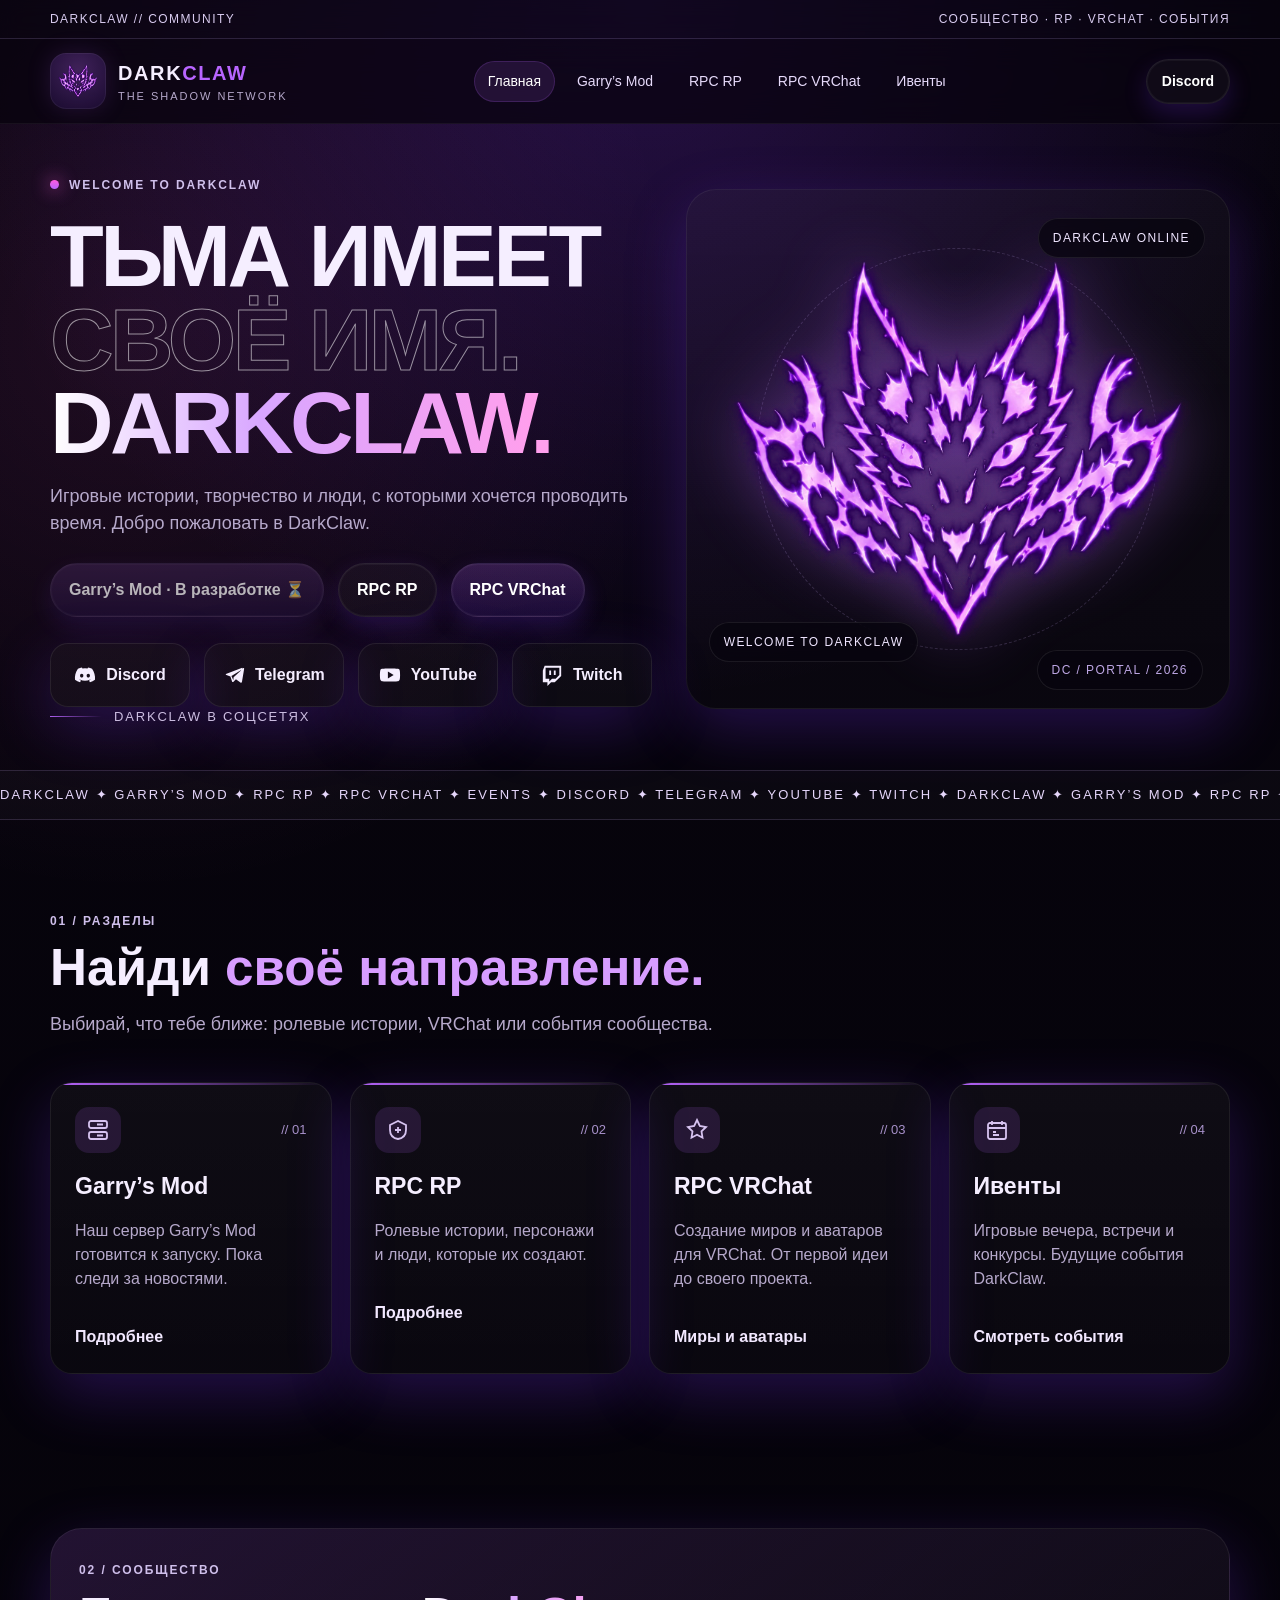
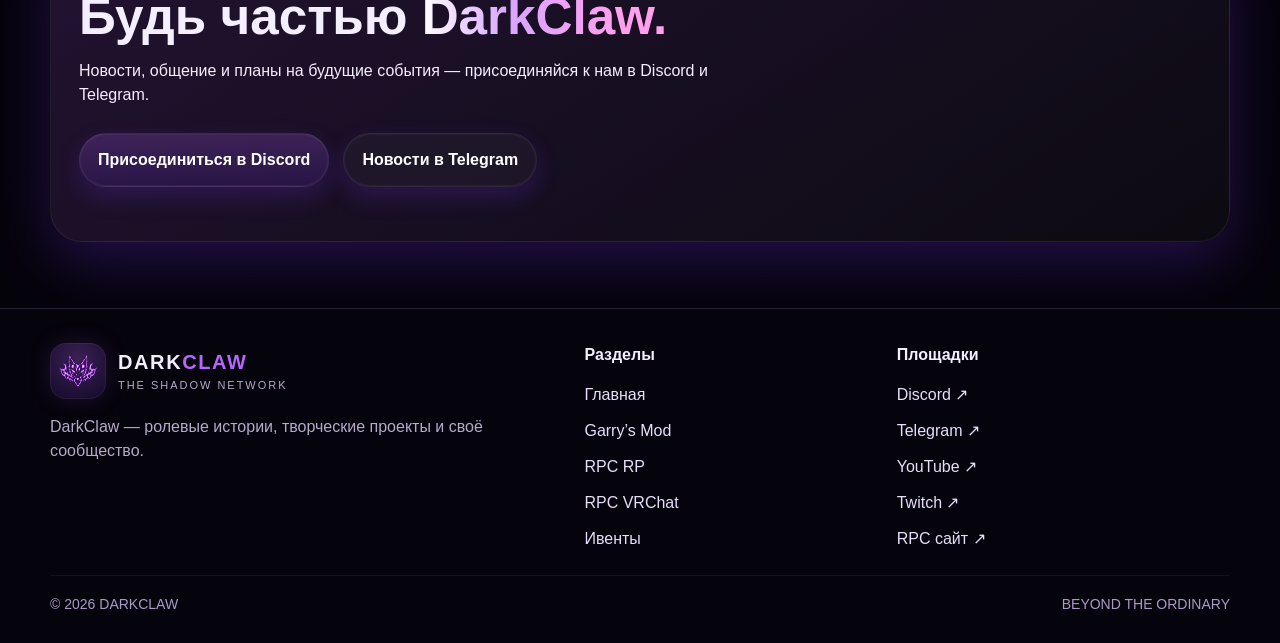
<file: index.html>
<!DOCTYPE html>
<html lang="ru">
<head>
  <meta charset="utf-8" />
  <meta name="viewport" content="width=device-width, initial-scale=1" />
  <meta name="theme-color" content="#08060d" />
  <meta name="description" content="DarkClaw — ролевое сообщество, игровые проекты и творчество для VRChat." />
  <meta property="og:title" content="DarkClaw — Тьма имеет своё имя" />
  <meta property="og:description" content="Garry’s Mod, RPC RP, миры и аватары для VRChat, встречи и ивенты DarkClaw." />
  <meta property="og:type" content="website" />
  <meta property="og:image" content="logo.png" />
  <title>DarkClaw — Главная</title>
  <link rel="icon" type="image/png" href="favicon.png" />
  <link rel="stylesheet" href="style.css?v=6" />
</head>
<body>
<a class="skip-link" href="#main">Перейти к содержимому</a>
<div class="topline"><div class="container"><span>DARKCLAW // COMMUNITY</span><span>СООБЩЕСТВО · RP · VRCHAT · СОБЫТИЯ</span></div></div>
<header class="site-header"><div class="container header-inner">
  <a class="brand" href="index.html" aria-label="DarkClaw — главная">
    <span class="brand-mark"><img src="logo.png" alt="" /></span>
    <span><span class="brand-name">DARK<b>CLAW</b></span><span class="brand-caption">THE SHADOW NETWORK</span></span>
  </a>
  <nav class="site-nav" id="site-nav" aria-label="Основная навигация">
    <a href="index.html" aria-current="page">Главная</a>
    <a href="server.html">Garry’s Mod</a>
    <a href="rpc-rp.html">RPC RP</a>
    <a href="rpc-vrchat.html">RPC VRChat</a>
    <a href="events.html">Ивенты</a>
  </nav>
  <a class="btn small ghost header-cta" href="https://discord.gg/Z9J8swXaAk" target="_blank" rel="noopener noreferrer">Discord</a>
  <button class="menu-toggle" id="menu-toggle" type="button" aria-label="Открыть меню" aria-controls="site-nav" aria-expanded="false"><svg viewBox="0 0 24 24" fill="none" stroke="currentColor" stroke-width="2" stroke-linecap="round"><path d="M4 7h16M4 12h16M4 17h16"></path></svg></button>
</div></header>
<main id="main">
  <section class="hero"><div class="container hero-grid">
    <div class="hero-copy">
      <div class="eyebrow"><span class="eyebrow-dot"></span> WELCOME TO DARKCLAW</div>
      <h1 class="hero-title"><span class="line">ТЬМА ИМЕЕТ</span><span class="line outline">СВОЁ ИМЯ.</span><span class="line gradient-text">DARKCLAW.</span></h1>
      <p class="hero-desc">Игровые истории, творчество и люди, с которыми хочется проводить время. Добро пожаловать в DarkClaw.</p>
      <div class="hero-actions">
        <button class="btn disabled-btn" type="button" disabled>Garry’s Mod · В разработке ⏳</button>
        <a class="btn ghost" href="rpc-rp.html">RPC RP</a>
        <a class="btn" href="rpc-vrchat.html">RPC VRChat</a>
      </div>
      <div class="quick-socials" id="socials" aria-label="Социальные сети DarkClaw">
        <a href="https://discord.gg/Z9J8swXaAk" target="_blank" rel="noopener noreferrer" aria-label="Discord"><svg viewBox="0 0 24 24"><path d="M19.7 5.3a18 18 0 0 0-4.4-1.4l-.5 1.1a16.8 16.8 0 0 0-5.6 0l-.5-1.1A18 18 0 0 0 4.3 5.3C1.5 9.4.7 13.3 1.1 17.2a18 18 0 0 0 5.5 2.7l1.1-1.8a12 12 0 0 1-1.8-.9l.4-.3a12.7 12.7 0 0 0 11.4 0l.4.3a12 12 0 0 1-1.8.9l1.1 1.8a18 18 0 0 0 5.5-2.7c.5-4.5-.8-8.3-3.2-11.9ZM8.4 14.7c-1 0-1.8-.9-1.8-2s.8-2 1.8-2 1.9.9 1.8 2c0 1.1-.8 2-1.8 2Zm7.2 0c-1 0-1.8-.9-1.8-2s.8-2 1.8-2 1.8.9 1.8 2-.8 2-1.8 2Z"></path></svg>Discord</a>
        <a href="https://t.me/ARITTYT" target="_blank" rel="noopener noreferrer" aria-label="Telegram"><svg viewBox="0 0 24 24"><path d="M21 4 3.9 10.6c-1.2.5-1.2 1.2-.2 1.5l4.4 1.4 1.7 5.2c.2.6.1.9.8.9.5 0 .8-.2 1.1-.6l2.4-2.4 4.9 3.6c.9.5 1.5.2 1.7-.8L23 5.7c.3-1.2-.4-1.8-2-.7ZM9.2 13.2l9.8-6.2c.5-.3 1-.1.6.2l-8 7.2-.3 3.3-2.1-4.5Z"></path></svg>Telegram</a>
        <a href="https://www.youtube.com/@ARI-T_T-ARI" target="_blank" rel="noopener noreferrer" aria-label="YouTube"><svg viewBox="0 0 24 24"><path d="M23 12s0-3.4-.4-5c-.2-.9-.9-1.6-1.8-1.8C19.1 4.8 12 4.8 12 4.8s-7.1 0-8.8.4c-.9.2-1.6.9-1.8 1.8C1 8.6 1 12 1 12s0 3.4.4 5c.2.9.9 1.6 1.8 1.8 1.7.4 8.8.4 8.8.4s7.1 0 8.8-.4c.9-.2 1.6-.9 1.8-1.8.4-1.6.4-5 .4-5ZM9.7 15.8V8.2l6.3 3.8-6.3 3.8Z"></path></svg>YouTube</a>
        <a href="https://www.twitch.tv/ariemdc" target="_blank" rel="noopener noreferrer" aria-label="Twitch"><svg viewBox="0 0 24 24"><path d="M4 2 2 7v13h5v4l4-4h4l7-7V2H4Zm16 10-4 4h-4l-3 3v-3H5V4h15v8ZM9 7h2v5H9V7Zm5 0h2v5h-2V7Z"></path></svg>Twitch</a>
      </div>
      <div class="hero-footnote"><span></span> DARKCLAW В СОЦСЕТЯХ</div>
    </div>
    <div class="hero-visual" aria-label="Неоновый логотип DarkClaw">
      <div class="hero-orbit"></div>
      <img class="hero-logo" src="logo.png" alt="Логотип DarkClaw — светящаяся фиолетовая волчья морда" />
      <div class="hero-float top">DARKCLAW ONLINE</div>
      <div class="hero-float bottom">WELCOME TO DARKCLAW</div>
      <span class="hero-number">DC / PORTAL / 2026</span>
    </div>
  </div></section>

  <div class="ticker" aria-hidden="true"><div class="ticker-track">DARKCLAW ✦ GARRY’S MOD ✦ RPC RP ✦ RPC VRCHAT ✦ EVENTS ✦ DISCORD ✦ TELEGRAM ✦ YOUTUBE ✦ TWITCH ✦ DARKCLAW ✦ GARRY’S MOD ✦ RPC RP ✦ RPC VRCHAT ✦ EVENTS ✦ DISCORD ✦ TELEGRAM ✦ YOUTUBE ✦ TWITCH ✦</div></div>

  <section class="section"><div class="container">
    <div class="section-head reveal"><div><span class="section-tag">01 / РАЗДЕЛЫ</span><h2 class="section-title">Найди <span class="accent">своё направление.</span></h2><p class="section-lead">Выбирай, что тебе ближе: ролевые истории, VRChat или события сообщества.</p></div></div>
    <div class="grid-4">
      <a class="feature-card reveal" href="server.html"><span class="card-top"><span class="feature-icon"><svg viewBox="0 0 24 24"><rect x="3" y="3" width="18" height="7" rx="2"></rect><rect x="3" y="14" width="18" height="7" rx="2"></rect><path d="M7 6.5h.01M7 17.5h.01M11 6.5h6M11 17.5h6"></path></svg></span><span class="card-index">// 01</span></span><h3>Garry’s Mod</h3><p>Наш сервер Garry’s Mod готовится к запуску. Пока следи за новостями.</p><span class="text-link">Подробнее</span></a>
      <a class="feature-card reveal" href="rpc-rp.html"><span class="card-top"><span class="feature-icon"><svg viewBox="0 0 24 24"><path d="M12 3 4 7v5c0 5 3.4 8.2 8 9 4.6-.8 8-4 8-9V7l-8-4Z"></path><path d="M9 12h6M12 9v6"></path></svg></span><span class="card-index">// 02</span></span><h3>RPC RP</h3><p>Ролевые истории, персонажи и люди, которые их создают.</p><span class="text-link">Подробнее</span></a>
      <a class="feature-card reveal" href="rpc-vrchat.html"><span class="card-top"><span class="feature-icon"><svg viewBox="0 0 24 24"><path d="m12 2 2.8 6 6.2 1-4.5 4.3 1 6.4L12 16.8l-5.5 2.9 1-6.4L3 9l6.2-1z"></path></svg></span><span class="card-index">// 03</span></span><h3>RPC VRChat</h3><p>Создание миров и аватаров для VRChat. От первой идеи до своего проекта.</p><span class="text-link">Миры и аватары</span></a>
      <a class="feature-card reveal" href="events.html"><span class="card-top"><span class="feature-icon"><svg viewBox="0 0 24 24"><rect x="3" y="5" width="18" height="16" rx="2"></rect><path d="M7 3v4M17 3v4M3 10h18M8 14h3M8 17h6"></path></svg></span><span class="card-index">// 04</span></span><h3>Ивенты</h3><p>Игровые вечера, встречи и конкурсы. Будущие события DarkClaw.</p><span class="text-link">Смотреть события</span></a>
    </div>
  </div></section>

  <section class="section-sm"><div class="container"><div class="spotlight reveal"><div class="spotlight-content"><span class="section-tag">02 / СООБЩЕСТВО</span><h2 class="section-title">Будь частью <span class="gradient-text">DarkClaw.</span></h2><p>Новости, общение и планы на будущие события — присоединяйся к нам в Discord и Telegram.</p><div class="hero-actions"><a class="btn" href="https://discord.gg/Z9J8swXaAk" target="_blank" rel="noopener noreferrer">Присоединиться в Discord</a><a class="btn ghost" href="https://t.me/ARITTYT" target="_blank" rel="noopener noreferrer">Новости в Telegram</a></div></div></div></div></section>
</main>
<footer class="footer"><div class="container">
  <div class="footer-grid">
    <div class="footer-brand"><a class="brand" href="index.html"><span class="brand-mark"><img src="logo.png" alt="" /></span><span><span class="brand-name">DARK<b>CLAW</b></span><span class="brand-caption">THE SHADOW NETWORK</span></span></a><p>DarkClaw — ролевые истории, творческие проекты и своё сообщество.</p></div>
    <div class="footer-column"><h4>Разделы</h4><a href="index.html">Главная</a><a href="server.html">Garry’s Mod</a><a href="rpc-rp.html">RPC RP</a><a href="rpc-vrchat.html">RPC VRChat</a><a href="events.html">Ивенты</a></div>
    <div class="footer-column"><h4>Площадки</h4><a href="https://discord.gg/Z9J8swXaAk" target="_blank" rel="noopener noreferrer">Discord ↗</a><a href="https://t.me/ARITTYT" target="_blank" rel="noopener noreferrer">Telegram ↗</a><a href="https://www.youtube.com/@ARI-T_T-ARI" target="_blank" rel="noopener noreferrer">YouTube ↗</a><a href="https://www.twitch.tv/ariemdc" target="_blank" rel="noopener noreferrer">Twitch ↗</a><a href="https://rpc-order-website.onrender.com/" target="_blank" rel="noopener noreferrer">RPC сайт ↗</a></div>
  </div>
  <div class="footer-bottom"><span>© <span id="year">2026</span> DARKCLAW</span><span>BEYOND THE ORDINARY</span></div>
</div></footer>
<button class="back-top" id="back-top" aria-label="Наверх"><svg viewBox="0 0 24 24"><path d="m6 14 6-6 6 6"></path></svg></button>
<div class="toast" id="toast" aria-live="polite" role="status"></div>
<script defer src="script.js?v=6"></script>
</body>
</html>
</file>
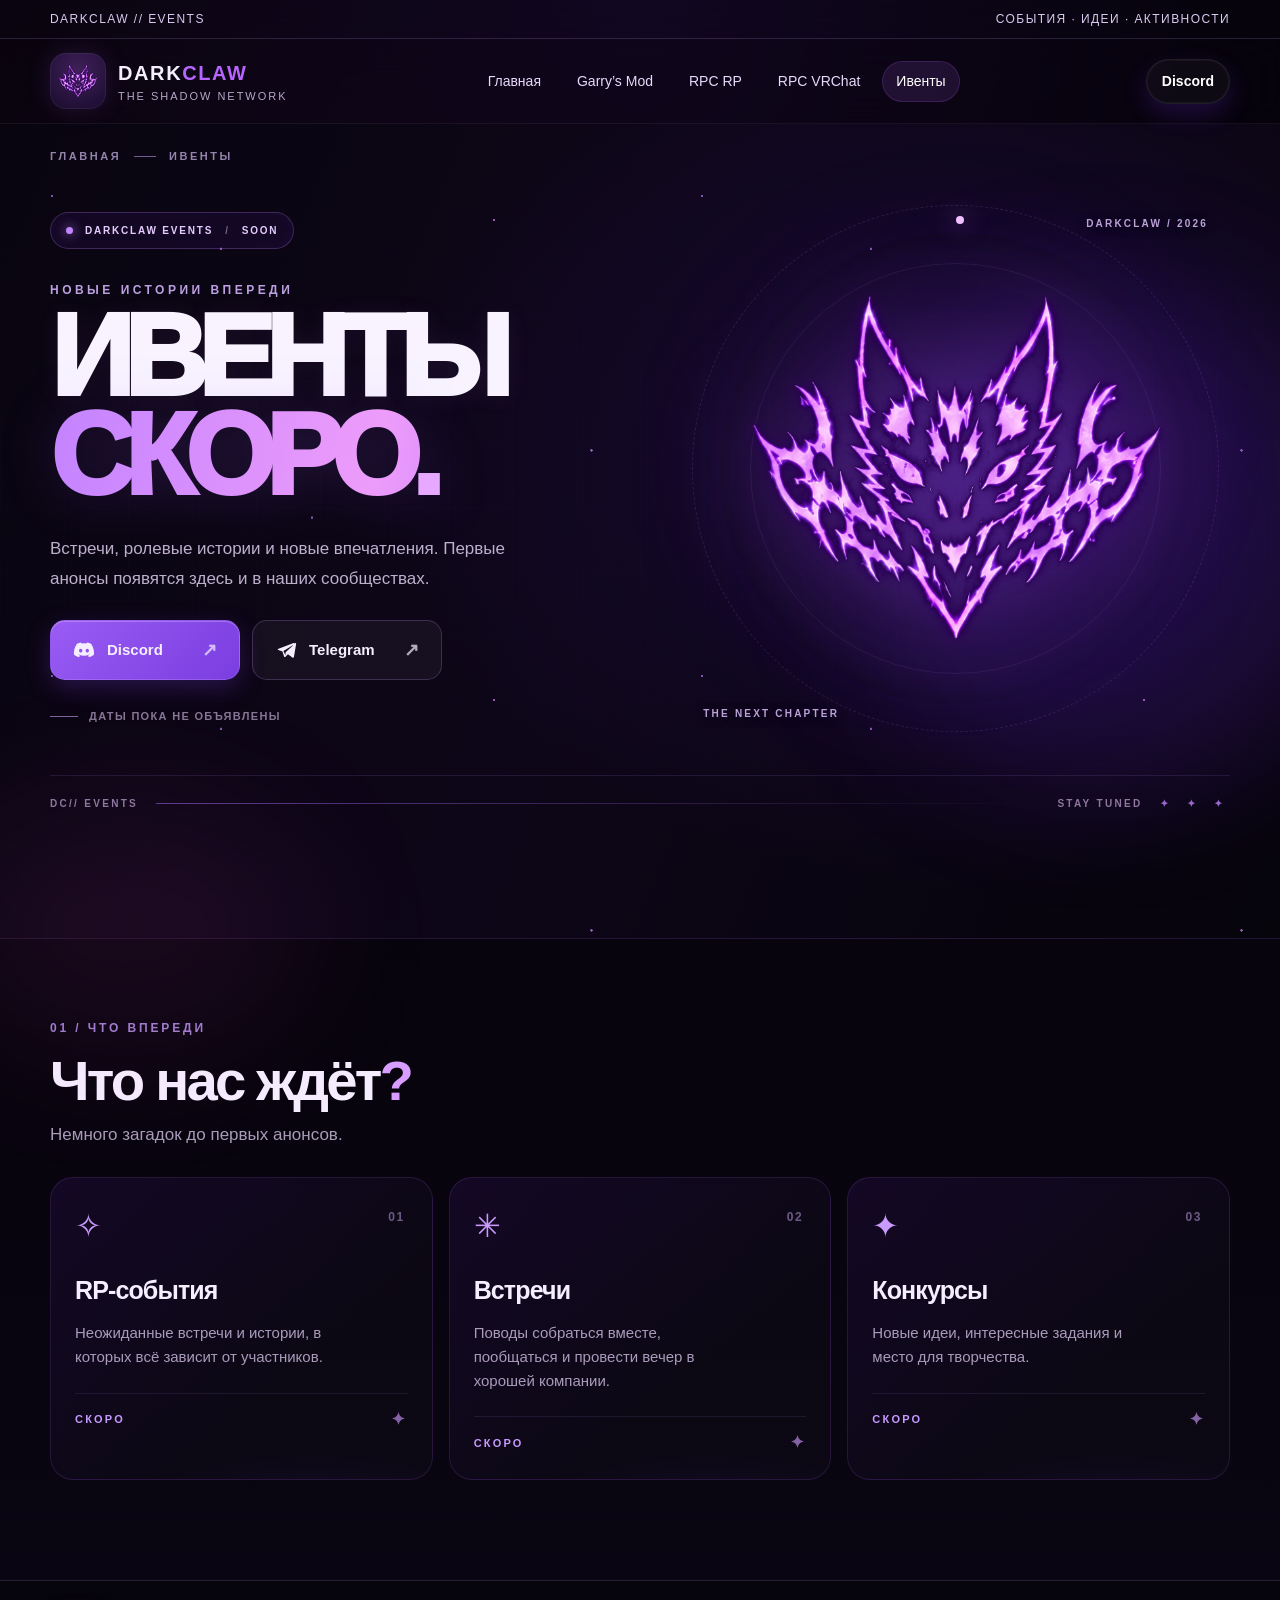
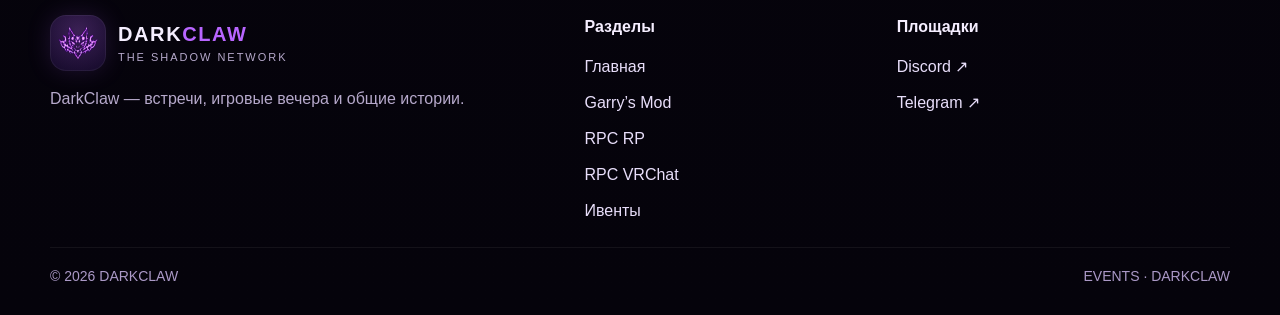
<file: events.html>
<!DOCTYPE html>
<html lang="ru">
<head><meta charset="utf-8"/><meta content="width=device-width, initial-scale=1" name="viewport"/><meta content="#08060d" name="theme-color"/><meta content="Ивенты DarkClaw — скоро. Следи за анонсами встреч и игровых событий в Discord и Telegram." name="description"/><title>Ивенты — Скоро | DarkClaw</title><link href="favicon.png" rel="icon" type="image/png"/><link href="style.css?v=6" rel="stylesheet"/></head>
<body>
<div class="topline"><div class="container"><span>DARKCLAW // EVENTS</span><span>СОБЫТИЯ · ИДЕИ · АКТИВНОСТИ</span></div></div>
<header class="site-header"><div class="container header-inner"><a class="brand" href="index.html"><span class="brand-mark"><img alt="" src="logo.png"/></span><span><span class="brand-name">DARK<b>CLAW</b></span><span class="brand-caption">THE SHADOW NETWORK</span></span></a><nav class="site-nav" id="site-nav"><a href="index.html">Главная</a><a href="server.html">Garry’s Mod</a><a href="rpc-rp.html">RPC RP</a><a href="rpc-vrchat.html">RPC VRChat</a><a aria-current="page" href="events.html">Ивенты</a></nav><a class="btn small ghost header-cta" href="https://discord.gg/Z9J8swXaAk" rel="noopener noreferrer" target="_blank">Discord</a><button aria-controls="site-nav" aria-expanded="false" aria-label="Открыть меню" class="menu-toggle" id="menu-toggle" type="button"><svg fill="none" stroke="currentColor" stroke-linecap="round" stroke-width="2" viewbox="0 0 24 24"><path d="M4 7h16M4 12h16M4 17h16"></path></svg></button></div></header>

<main id="main" class="events-coming-page">
  <section class="coming-stage" aria-labelledby="coming-title">
    <div class="coming-starfield" aria-hidden="true"></div>
    <div class="coming-glow coming-glow-one" aria-hidden="true"></div>
    <div class="coming-glow coming-glow-two" aria-hidden="true"></div>
    <div class="coming-grid" aria-hidden="true"></div>
    <div class="container coming-container">
      <div class="coming-breadcrumbs"><a href="index.html">ГЛАВНАЯ</a><span class="coming-crumb-line"></span><span>ИВЕНТЫ</span></div>
      <div class="coming-layout">
        <div class="coming-content">
          <div class="coming-status"><span class="coming-status-dot"></span> DARKCLAW EVENTS <span class="coming-status-divider">/</span> SOON</div>
          <p class="coming-overline">НОВЫЕ ИСТОРИИ ВПЕРЕДИ</p>
          <h1 class="coming-heading" id="coming-title"><span class="coming-heading-top">ИВЕНТЫ</span><span class="coming-heading-bottom">СКОРО<span class="coming-heading-dot">.</span></span></h1>
          <p class="coming-description">Встречи, ролевые истории и новые впечатления. Первые анонсы появятся здесь и в наших сообществах.</p>
          <div class="coming-action-row">
            <a class="coming-action coming-action-primary" href="https://discord.gg/Z9J8swXaAk" target="_blank" rel="noopener noreferrer"><span class="coming-action-icon"><svg viewBox="0 0 24 24" aria-hidden="true"><path d="M19.7 5.3a18 18 0 0 0-4.4-1.4l-.5 1.1a16.8 16.8 0 0 0-5.6 0l-.5-1.1A18 18 0 0 0 4.3 5.3C1.5 9.4.7 13.3 1.1 17.2a18 18 0 0 0 5.5 2.7l1.1-1.8a12 12 0 0 1-1.8-.9l.4-.3a12.7 12.7 0 0 0 11.4 0l.4.3a12 12 0 0 1-1.8.9l1.1 1.8a18 18 0 0 0 5.5-2.7c.5-4.5-.8-8.3-3.2-11.9ZM8.4 14.7c-1 0-1.8-.9-1.8-2s.8-2 1.8-2 1.9.9 1.8 2c0 1.1-.8 2-1.8 2Zm7.2 0c-1 0-1.8-.9-1.8-2s.8-2 1.8-2 1.8.9 1.8 2-.8 2-1.8 2Z"></path></svg></span>Discord <span class="coming-action-arrow" aria-hidden="true">↗</span></a>
            <a class="coming-action coming-action-secondary" href="https://t.me/ARITTYT" target="_blank" rel="noopener noreferrer"><span class="coming-action-icon"><svg viewBox="0 0 24 24" aria-hidden="true"><path d="M21 4 3.9 10.6c-1.2.5-1.2 1.2-.2 1.5l4.4 1.4 1.7 5.2c.2.6.1.9.8.9.5 0 .8-.2 1.1-.6l2.4-2.4 4.9 3.6c.9.5 1.5.2 1.7-.8L23 5.7c.3-1.2-.4-1.8-2-.7ZM9.2 13.2l9.8-6.2c.5-.3 1-.1.6.2l-8 7.2-.3 3.3-2.1-4.5Z"></path></svg></span>Telegram <span class="coming-action-arrow" aria-hidden="true">↗</span></a>
          </div>
          <div class="coming-note"><span class="coming-note-dash"></span> Даты пока не объявлены</div>
        </div>
        <div class="coming-emblem" aria-label="Светящийся логотип DarkClaw">
          <div class="coming-emblem-halo"></div>
          <div class="coming-emblem-ring ring-first"></div><div class="coming-emblem-ring ring-second"></div>
          <div class="coming-orbit-dot" aria-hidden="true"></div>
          <img src="logo.png" class="coming-emblem-logo" alt="Эмблема DarkClaw">
          <span class="coming-emblem-label top-label">DARKCLAW / 2026</span>
          <span class="coming-emblem-label bottom-label">THE NEXT CHAPTER</span>
        </div>
      </div>
      <div class="coming-footer-strip" aria-hidden="true"><span>DC// EVENTS</span><span class="coming-footer-line"></span><span>STAY TUNED</span><span class="coming-strip-stars">✦ ✦ ✦</span></div>
    </div>
  </section>
  <section class="upcoming-section" aria-labelledby="upcoming-title">
    <div class="container">
      <div class="upcoming-head"><span class="upcoming-kicker">01 / ЧТО ВПЕРЕДИ</span><h2 id="upcoming-title">Что нас ждёт<span class="accent">?</span></h2><p>Немного загадок до первых анонсов.</p></div>
      <div class="upcoming-grid">
        <div class="upcoming-card"><span class="upcoming-card-icon" aria-hidden="true">✧</span><span class="upcoming-card-index">01</span><h3>RP-события</h3><p>Неожиданные встречи и истории, в которых всё зависит от участников.</p><span class="upcoming-card-footer">СКОРО <span aria-hidden="true">✦</span></span></div>
        <div class="upcoming-card"><span class="upcoming-card-icon" aria-hidden="true">✳</span><span class="upcoming-card-index">02</span><h3>Встречи</h3><p>Поводы собраться вместе, пообщаться и провести вечер в хорошей компании.</p><span class="upcoming-card-footer">СКОРО <span aria-hidden="true">✦</span></span></div>
        <div class="upcoming-card"><span class="upcoming-card-icon" aria-hidden="true">✦</span><span class="upcoming-card-index">03</span><h3>Конкурсы</h3><p>Новые идеи, интересные задания и место для творчества.</p><span class="upcoming-card-footer">СКОРО <span aria-hidden="true">✦</span></span></div>
      </div>
    </div>
  </section>
</main>
<footer class="footer"><div class="container"><div class="footer-grid"><div class="footer-brand"><a class="brand" href="index.html"><span class="brand-mark"><img alt="" src="logo.png"/></span><span><span class="brand-name">DARK<b>CLAW</b></span><span class="brand-caption">THE SHADOW NETWORK</span></span></a><p>DarkClaw — встречи, игровые вечера и общие истории.</p></div><div class="footer-column"><h4>Разделы</h4><a href="index.html">Главная</a><a href="server.html">Garry’s Mod</a><a href="rpc-rp.html">RPC RP</a><a href="rpc-vrchat.html">RPC VRChat</a><a href="events.html">Ивенты</a></div><div class="footer-column"><h4>Площадки</h4><a href="https://discord.gg/Z9J8swXaAk" rel="noopener noreferrer" target="_blank">Discord ↗</a><a href="https://t.me/ARITTYT" rel="noopener noreferrer" target="_blank">Telegram ↗</a></div></div><div class="footer-bottom"><span>© <span id="year">2026</span> DARKCLAW</span><span>EVENTS · DARKCLAW</span></div></div></footer>
<button class="back-top" id="back-top" aria-label="Наверх"><svg viewBox="0 0 24 24"><path d="m6 14 6-6 6 6"></path></svg></button><div class="toast" id="toast" aria-live="polite" role="status"></div><script defer src="script.js?v=6"></script>
</body></html>
</file>
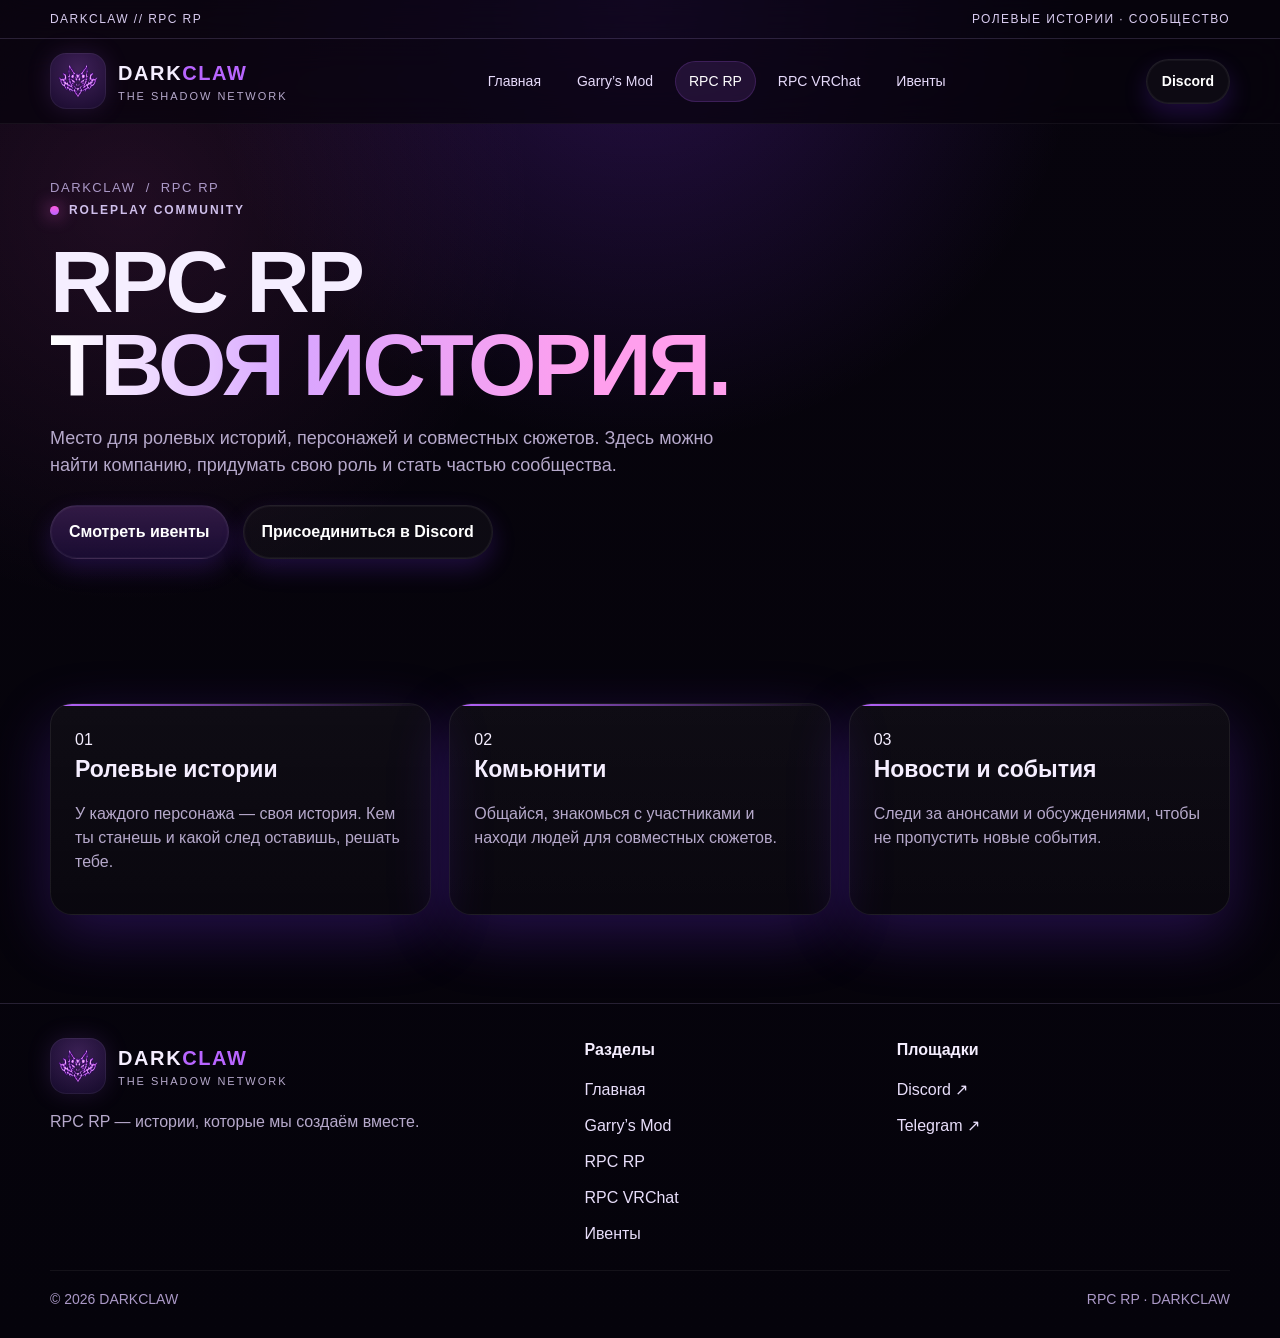
<file: rpc-rp.html>
<!DOCTYPE html>
<html lang="ru"><head><meta charset="utf-8"><meta name="viewport" content="width=device-width, initial-scale=1"><meta name="theme-color" content="#08060d"><meta name="description" content="RPC RP — ролевое сообщество DarkClaw, персонажи и совместные истории."><title>DarkClaw — RPC RP</title><link rel="icon" type="image/png" href="favicon.png"><link rel="stylesheet" href="style.css?v=6"></head>
<body>
<div class="topline"><div class="container"><span>DARKCLAW // RPC RP</span><span>РОЛЕВЫЕ ИСТОРИИ · СООБЩЕСТВО</span></div></div>
<header class="site-header"><div class="container header-inner"><a class="brand" href="index.html"><span class="brand-mark"><img src="logo.png" alt=""></span><span><span class="brand-name">DARK<b>CLAW</b></span><span class="brand-caption">THE SHADOW NETWORK</span></span></a><nav class="site-nav" id="site-nav"><a href="index.html">Главная</a><a href="server.html">Garry’s Mod</a><a href="rpc-rp.html" aria-current="page">RPC RP</a><a href="rpc-vrchat.html">RPC VRChat</a><a href="events.html">Ивенты</a></nav><a class="btn small ghost header-cta" href="https://discord.gg/Z9J8swXaAk" target="_blank" rel="noopener noreferrer">Discord</a><button class="menu-toggle" id="menu-toggle" type="button" aria-label="Открыть меню" aria-controls="site-nav" aria-expanded="false"><svg viewBox="0 0 24 24" fill="none" stroke="currentColor" stroke-width="2" stroke-linecap="round"><path d="M4 7h16M4 12h16M4 17h16"></path></svg></button></div></header>
<main id="main"><section class="page-hero"><div class="container"><div class="breadcrumbs"><a href="index.html">DARKCLAW</a><span>/</span> RPC RP</div><div class="eyebrow"><span class="eyebrow-dot"></span> ROLEPLAY COMMUNITY</div><h1 class="page-title">RPC RP<br><span class="gradient-text">ТВОЯ ИСТОРИЯ.</span></h1><p class="page-lead">Место для ролевых историй, персонажей и совместных сюжетов. Здесь можно найти компанию, придумать свою роль и стать частью сообщества.</p><div class="hero-actions"><a class="btn" href="events.html">Смотреть ивенты</a><a class="btn ghost" href="https://discord.gg/Z9J8swXaAk" target="_blank" rel="noopener noreferrer">Присоединиться в Discord</a></div></div></section>
<section class="section"><div class="container grid-3"><div class="stack-card reveal"><span class="stack-num">01</span><h3>Ролевые истории</h3><p>У каждого персонажа — своя история. Кем ты станешь и какой след оставишь, решать тебе.</p></div><div class="stack-card reveal"><span class="stack-num">02</span><h3>Комьюнити</h3><p>Общайся, знакомься с участниками и находи людей для совместных сюжетов.</p></div><div class="stack-card reveal"><span class="stack-num">03</span><h3>Новости и события</h3><p>Следи за анонсами и обсуждениями, чтобы не пропустить новые события.</p></div></div></section></main>
<footer class="footer"><div class="container"><div class="footer-grid"><div class="footer-brand"><a class="brand" href="index.html"><span class="brand-mark"><img src="logo.png" alt=""></span><span><span class="brand-name">DARK<b>CLAW</b></span><span class="brand-caption">THE SHADOW NETWORK</span></span></a><p>RPC RP — истории, которые мы создаём вместе.</p></div><div class="footer-column"><h4>Разделы</h4><a href="index.html">Главная</a><a href="server.html">Garry’s Mod</a><a href="rpc-rp.html">RPC RP</a><a href="rpc-vrchat.html">RPC VRChat</a><a href="events.html">Ивенты</a></div><div class="footer-column"><h4>Площадки</h4><a href="https://discord.gg/Z9J8swXaAk" target="_blank" rel="noopener noreferrer">Discord ↗</a><a href="https://t.me/ARITTYT" target="_blank" rel="noopener noreferrer">Telegram ↗</a></div></div><div class="footer-bottom"><span>© <span id="year">2026</span> DARKCLAW</span><span>RPC RP · DARKCLAW</span></div></div></footer><button class="back-top" id="back-top" aria-label="Наверх"><svg viewBox="0 0 24 24"><path d="m6 14 6-6 6 6"></path></svg></button><div class="toast" id="toast"></div><script defer src="script.js?v=6"></script></body></html>
</file>
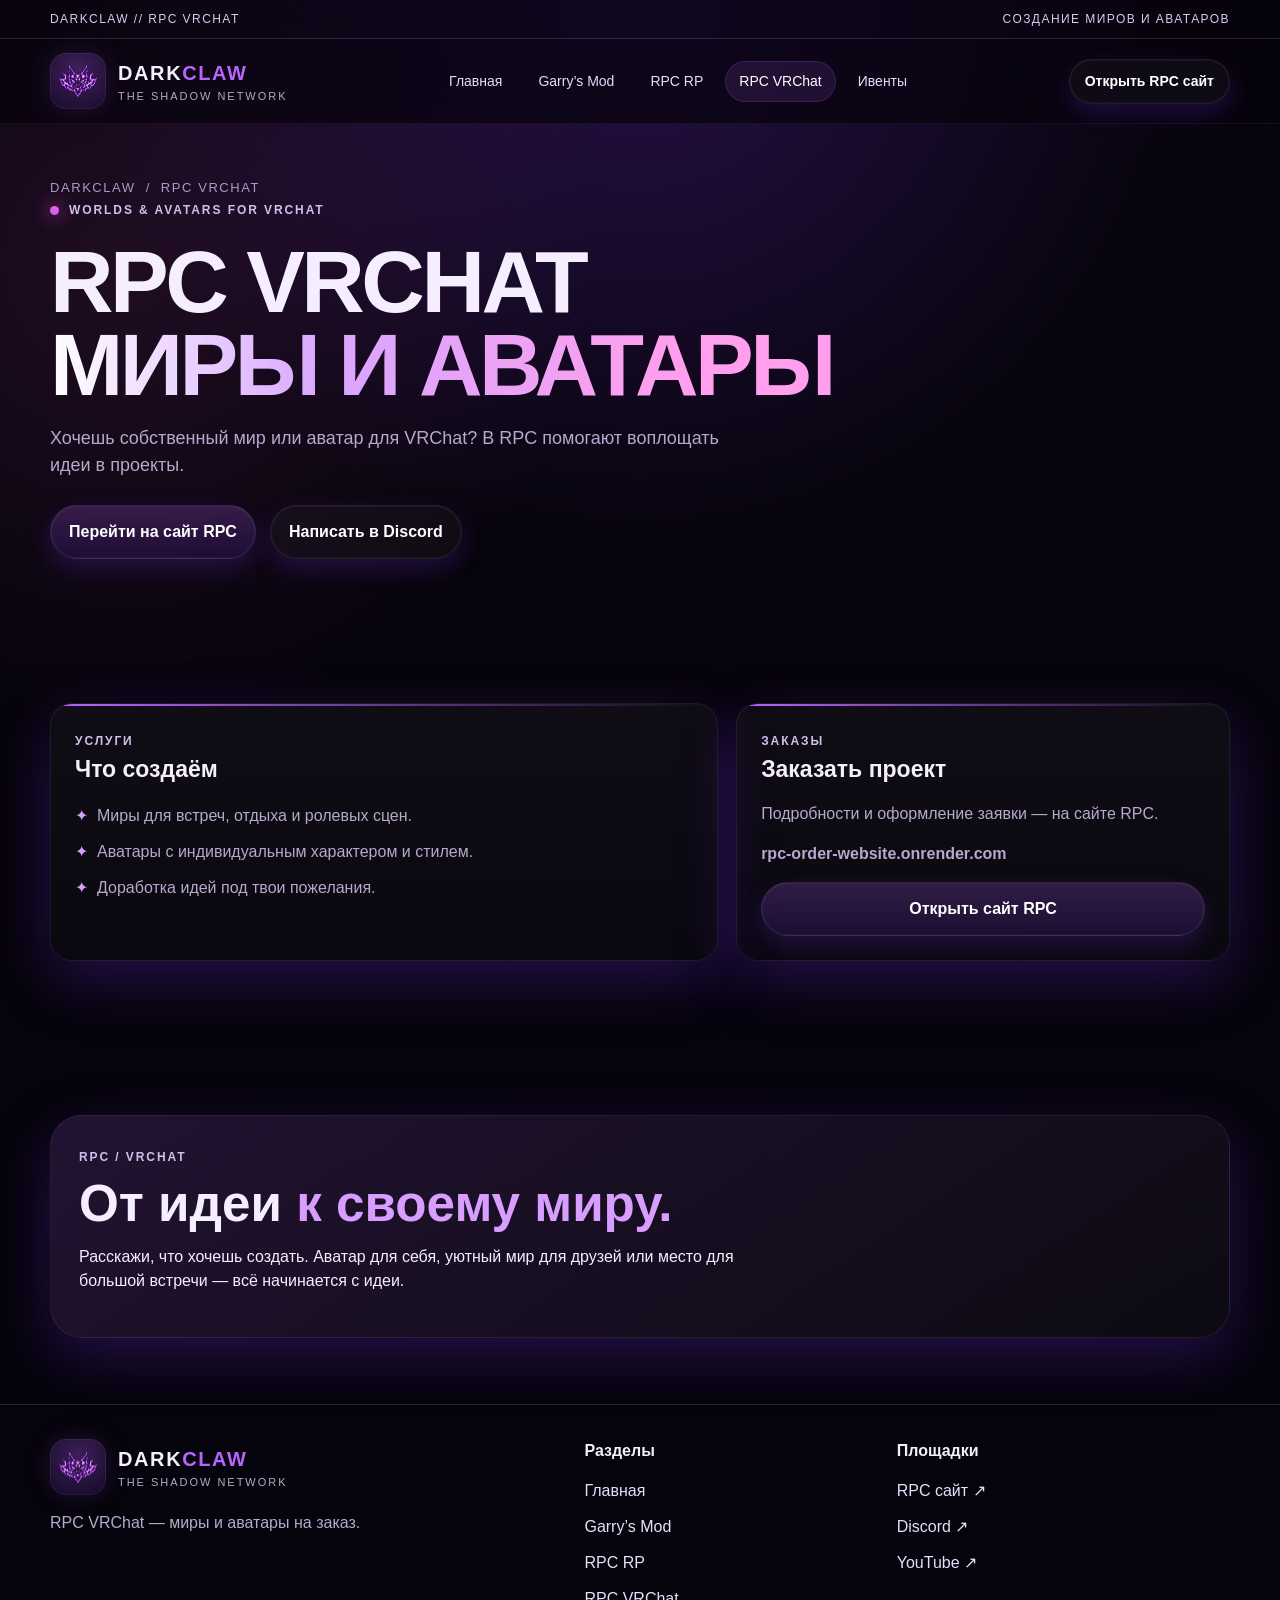
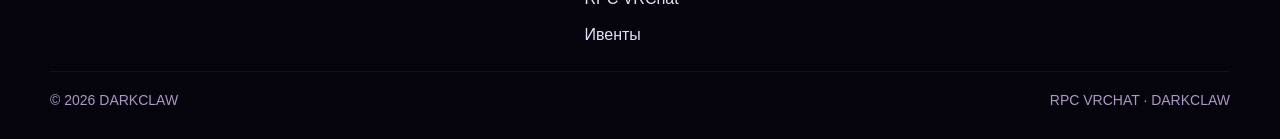
<file: rpc-vrchat.html>
<!DOCTYPE html>
<html lang="ru"><head><meta charset="utf-8"><meta name="viewport" content="width=device-width, initial-scale=1"><meta name="theme-color" content="#08060d"><meta name="description" content="RPC VRChat — создание миров и аватаров для VRChat."><title>DarkClaw — RPC VRChat</title><link rel="icon" type="image/png" href="favicon.png"><link rel="stylesheet" href="style.css?v=6"></head>
<body>
<div class="topline"><div class="container"><span>DARKCLAW // RPC VRCHAT</span><span>СОЗДАНИЕ МИРОВ И АВАТАРОВ</span></div></div>
<header class="site-header"><div class="container header-inner"><a class="brand" href="index.html"><span class="brand-mark"><img src="logo.png" alt=""></span><span><span class="brand-name">DARK<b>CLAW</b></span><span class="brand-caption">THE SHADOW NETWORK</span></span></a><nav class="site-nav" id="site-nav"><a href="index.html">Главная</a><a href="server.html">Garry’s Mod</a><a href="rpc-rp.html">RPC RP</a><a href="rpc-vrchat.html" aria-current="page">RPC VRChat</a><a href="events.html">Ивенты</a></nav><a class="btn small ghost header-cta" href="https://rpc-order-website.onrender.com/" target="_blank" rel="noopener noreferrer">Открыть RPC сайт</a><button class="menu-toggle" id="menu-toggle" type="button" aria-label="Открыть меню" aria-controls="site-nav" aria-expanded="false"><svg viewBox="0 0 24 24" fill="none" stroke="currentColor" stroke-width="2" stroke-linecap="round"><path d="M4 7h16M4 12h16M4 17h16"></path></svg></button></div></header>
<main id="main"><section class="page-hero"><div class="container"><div class="breadcrumbs"><a href="index.html">DARKCLAW</a><span>/</span> RPC VRCHAT</div><div class="eyebrow"><span class="eyebrow-dot"></span> WORLDS & AVATARS FOR VRCHAT</div><h1 class="page-title">RPC VRCHAT<br><span class="gradient-text">МИРЫ И АВАТАРЫ</span></h1><p class="page-lead">Хочешь собственный мир или аватар для VRChat? В RPC помогают воплощать идеи в проекты.</p><div class="hero-actions"><a class="btn" href="https://rpc-order-website.onrender.com/" target="_blank" rel="noopener noreferrer">Перейти на сайт RPC</a><a class="btn ghost" href="https://discord.gg/Z9J8swXaAk" target="_blank" rel="noopener noreferrer">Написать в Discord</a></div></div></section>
<section class="section"><div class="container two-col"><div class="info-card reveal"><span class="section-tag">УСЛУГИ</span><h3>Что создаём</h3><ul class="info-list"><li>Миры для встреч, отдыха и ролевых сцен.</li><li>Аватары с индивидуальным характером и стилем.</li><li>Доработка идей под твои пожелания.</li></ul></div><aside class="status-card reveal"><span class="section-tag">ЗАКАЗЫ</span><h3>Заказать проект</h3><p class="info-text">Подробности и оформление заявки — на сайте RPC.</p><p><strong>rpc-order-website.onrender.com</strong></p><a class="btn full" href="https://rpc-order-website.onrender.com/" target="_blank" rel="noopener noreferrer">Открыть сайт RPC</a></aside></div></section>
<section class="section-sm"><div class="container"><div class="spotlight reveal"><div class="spotlight-content"><span class="section-tag">RPC / VRCHAT</span><h2 class="section-title">От идеи <span class="accent">к своему миру.</span></h2><p>Расскажи, что хочешь создать. Аватар для себя, уютный мир для друзей или место для большой встречи — всё начинается с идеи.</p></div></div></div></section></main>
<footer class="footer"><div class="container"><div class="footer-grid"><div class="footer-brand"><a class="brand" href="index.html"><span class="brand-mark"><img src="logo.png" alt=""></span><span><span class="brand-name">DARK<b>CLAW</b></span><span class="brand-caption">THE SHADOW NETWORK</span></span></a><p>RPC VRChat — миры и аватары на заказ.</p></div><div class="footer-column"><h4>Разделы</h4><a href="index.html">Главная</a><a href="server.html">Garry’s Mod</a><a href="rpc-rp.html">RPC RP</a><a href="rpc-vrchat.html">RPC VRChat</a><a href="events.html">Ивенты</a></div><div class="footer-column"><h4>Площадки</h4><a href="https://rpc-order-website.onrender.com/" target="_blank" rel="noopener noreferrer">RPC сайт ↗</a><a href="https://discord.gg/Z9J8swXaAk" target="_blank" rel="noopener noreferrer">Discord ↗</a><a href="https://www.youtube.com/@ARI-T_T-ARI" target="_blank" rel="noopener noreferrer">YouTube ↗</a></div></div><div class="footer-bottom"><span>© <span id="year">2026</span> DARKCLAW</span><span>RPC VRCHAT · DARKCLAW</span></div></div></footer><button class="back-top" id="back-top" aria-label="Наверх"><svg viewBox="0 0 24 24"><path d="m6 14 6-6 6 6"></path></svg></button><div class="toast" id="toast"></div><script defer src="script.js?v=6"></script></body></html>
</file>
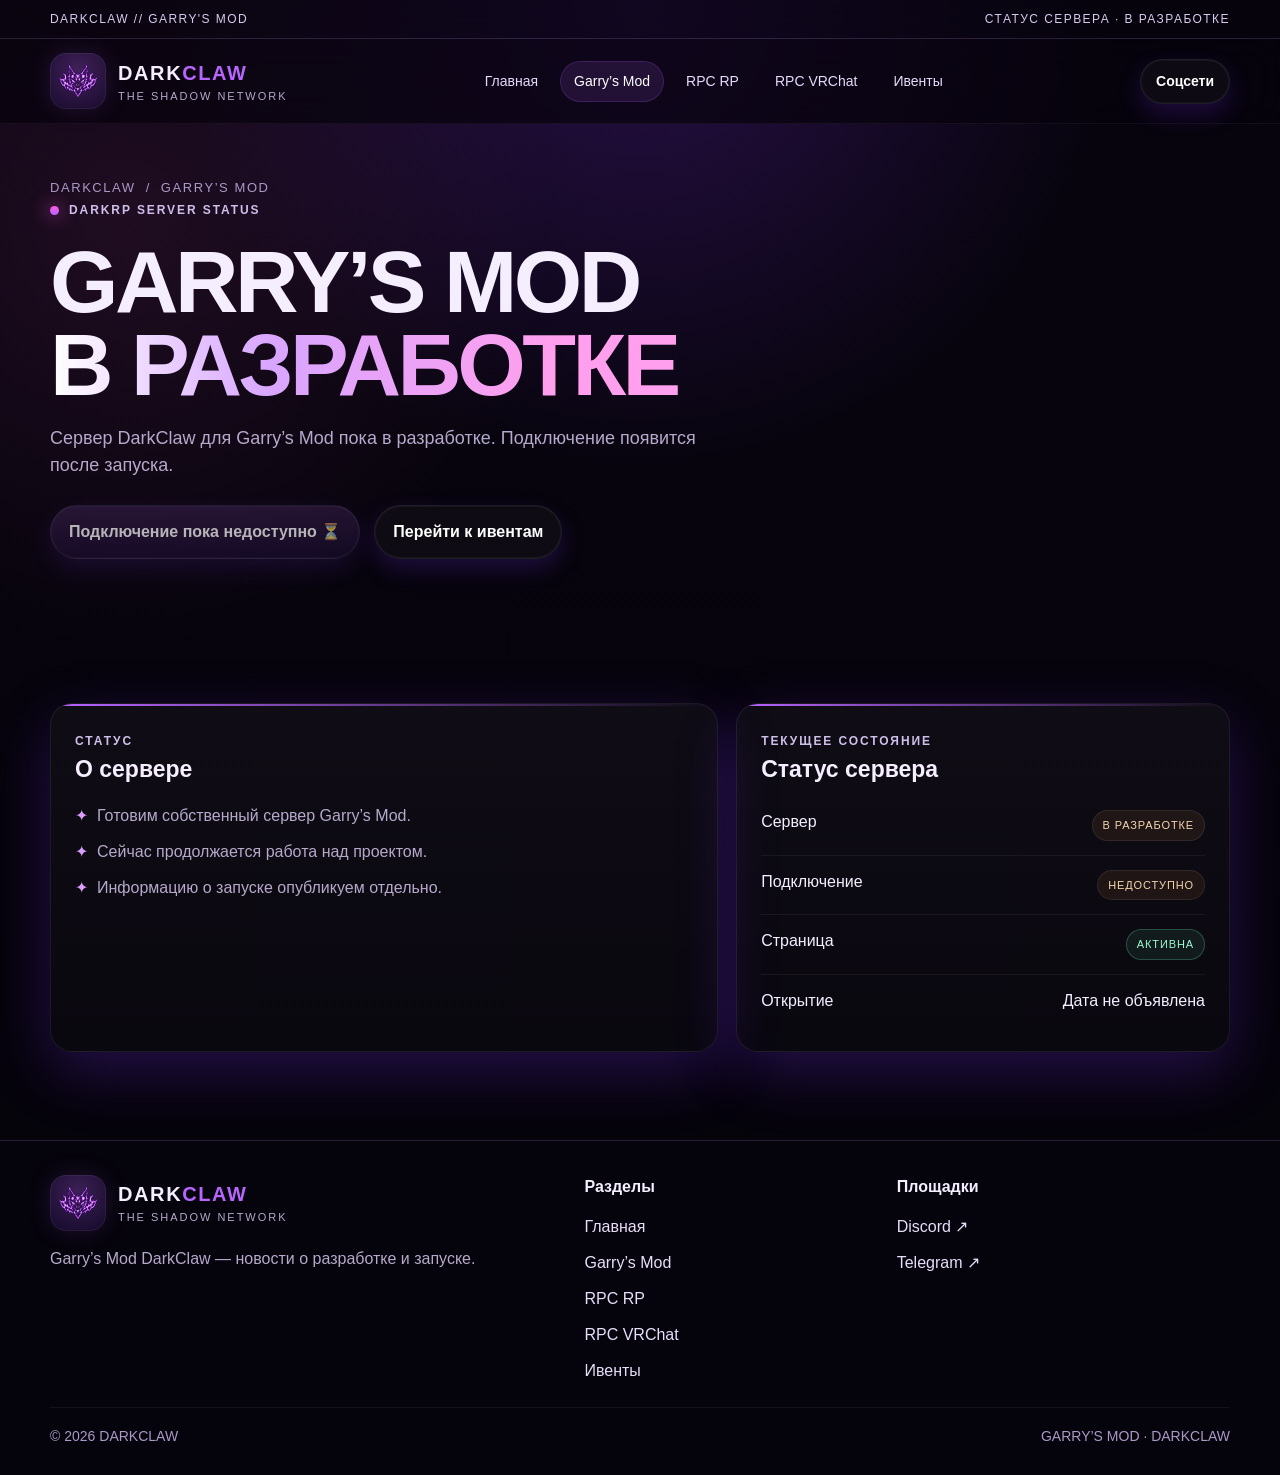
<file: server.html>
<!DOCTYPE html>
<html lang="ru"><head><meta charset="utf-8"><meta name="viewport" content="width=device-width, initial-scale=1"><meta name="theme-color" content="#08060d"><meta name="description" content="Garry’s Mod сервер DarkClaw — страница статуса."><title>DarkClaw — Garry’s Mod</title><link rel="icon" type="image/png" href="favicon.png"><link rel="stylesheet" href="style.css?v=6"></head>
<body>
<div class="topline"><div class="container"><span>DARKCLAW // GARRY'S MOD</span><span>СТАТУС СЕРВЕРА · В РАЗРАБОТКЕ</span></div></div>
<header class="site-header"><div class="container header-inner"><a class="brand" href="index.html"><span class="brand-mark"><img src="logo.png" alt=""></span><span><span class="brand-name">DARK<b>CLAW</b></span><span class="brand-caption">THE SHADOW NETWORK</span></span></a><nav class="site-nav" id="site-nav"><a href="index.html">Главная</a><a href="server.html" aria-current="page">Garry’s Mod</a><a href="rpc-rp.html">RPC RP</a><a href="rpc-vrchat.html">RPC VRChat</a><a href="events.html">Ивенты</a></nav><a class="btn small ghost header-cta" href="index.html#socials">Соцсети</a><button class="menu-toggle" id="menu-toggle" type="button" aria-label="Открыть меню" aria-controls="site-nav" aria-expanded="false"><svg viewBox="0 0 24 24" fill="none" stroke="currentColor" stroke-width="2" stroke-linecap="round"><path d="M4 7h16M4 12h16M4 17h16"></path></svg></button></div></header>
<main id="main">
<section class="page-hero"><div class="container"><div class="breadcrumbs"><a href="index.html">DARKCLAW</a><span>/</span> GARRY’S MOD</div><div class="eyebrow"><span class="eyebrow-dot"></span> DARKRP SERVER STATUS</div><h1 class="page-title">GARRY’S MOD<br><span class="gradient-text">В РАЗРАБОТКЕ</span></h1><p class="page-lead">Сервер DarkClaw для Garry’s Mod пока в разработке. Подключение появится после запуска.</p><div class="hero-actions"><button class="btn disabled-btn" type="button" disabled>Подключение пока недоступно ⏳</button><a class="btn ghost" href="events.html">Перейти к ивентам</a></div></div></section>
<section class="section"><div class="container two-col"><div class="info-card reveal"><span class="section-tag">СТАТУС</span><h3>О сервере</h3><ul class="info-list"><li>Готовим собственный сервер Garry’s Mod.</li><li>Сейчас продолжается работа над проектом.</li><li>Информацию о запуске опубликуем отдельно.</li></ul></div><aside class="status-card reveal"><span class="section-tag">ТЕКУЩЕЕ СОСТОЯНИЕ</span><h3>Статус сервера</h3><div class="status-row"><span>Сервер</span><span class="badge off">В разработке</span></div><div class="status-row"><span>Подключение</span><span class="badge off">Недоступно</span></div><div class="status-row"><span>Страница</span><span class="badge live">Активна</span></div><div class="status-row"><span>Открытие</span><span>Дата не объявлена</span></div></aside></div></section>
</main>
<footer class="footer"><div class="container"><div class="footer-grid"><div class="footer-brand"><a class="brand" href="index.html"><span class="brand-mark"><img src="logo.png" alt=""></span><span><span class="brand-name">DARK<b>CLAW</b></span><span class="brand-caption">THE SHADOW NETWORK</span></span></a><p>Garry’s Mod DarkClaw — новости о разработке и запуске.</p></div><div class="footer-column"><h4>Разделы</h4><a href="index.html">Главная</a><a href="server.html">Garry’s Mod</a><a href="rpc-rp.html">RPC RP</a><a href="rpc-vrchat.html">RPC VRChat</a><a href="events.html">Ивенты</a></div><div class="footer-column"><h4>Площадки</h4><a href="https://discord.gg/Z9J8swXaAk" target="_blank" rel="noopener noreferrer">Discord ↗</a><a href="https://t.me/ARITTYT" target="_blank" rel="noopener noreferrer">Telegram ↗</a></div></div><div class="footer-bottom"><span>© <span id="year">2026</span> DARKCLAW</span><span>GARRY’S MOD · DARKCLAW</span></div></div></footer><button class="back-top" id="back-top" aria-label="Наверх"><svg viewBox="0 0 24 24"><path d="m6 14 6-6 6 6"></path></svg></button><div class="toast" id="toast"></div><script defer src="script.js?v=6"></script></body></html>
</file>
<file: style.css>
:root{
  --bg:#07040d;
  --bg2:#11081b;
  --panel:rgba(18,11,31,.78);
  --panel-solid:#120b1f;
  --text:#f5eeff;
  --muted:#b6a9cb;
  --line:rgba(208,182,255,.16);
  --purple:#b865ff;
  --purple-2:#7b35ff;
  --pink:#ff5adf;
  --green:#66f3b3;
  --shadow:0 20px 60px rgba(124,53,255,.25);
  --radius:22px;
  --radius-sm:16px;
  --container:min(1180px, calc(100% - 32px));
}
*{box-sizing:border-box}
html{scroll-behavior:smooth}
body{margin:0;font-family:Inter,Segoe UI,Arial,sans-serif;background:radial-gradient(circle at 50% 0%, rgba(141,54,255,.24), transparent 30%), radial-gradient(circle at 10% 15%, rgba(255,90,223,.10), transparent 25%), linear-gradient(180deg,var(--bg),#05030a 100%);color:var(--text);line-height:1.5}
a{color:inherit;text-decoration:none}
img{max-width:100%;display:block}
button,input{font:inherit}
.container{width:var(--container);margin:0 auto}
.skip-link{position:absolute;left:-999px}
.topline{border-bottom:1px solid var(--line);background:rgba(7,4,13,.65);backdrop-filter:blur(10px)}
.topline .container{display:flex;justify-content:space-between;gap:20px;padding:10px 0;color:#d8cbef;font-size:12px;letter-spacing:.12em;text-transform:uppercase}
.site-header{position:sticky;top:0;z-index:50;background:rgba(7,4,13,.72);backdrop-filter:blur(16px);border-bottom:1px solid rgba(255,255,255,.05)}
.header-inner{display:flex;align-items:center;justify-content:space-between;gap:20px;padding:14px 0}
.brand{display:flex;align-items:center;gap:12px;min-width:0}
.brand-mark{width:56px;height:56px;border-radius:16px;background:radial-gradient(circle at 50% 30%, rgba(184,101,255,.3), rgba(123,53,255,.12));display:grid;place-items:center;box-shadow:inset 0 0 0 1px rgba(255,255,255,.06),0 0 24px rgba(184,101,255,.15)}
.brand-mark img{width:40px;height:40px;object-fit:contain}
.brand-name{display:block;font-size:20px;font-weight:800;letter-spacing:.08em}.brand-name b{color:var(--purple)}
.brand-caption{display:block;font-size:11px;color:var(--muted);letter-spacing:.18em;text-transform:uppercase}
.site-nav{display:flex;align-items:center;gap:8px;flex-wrap:wrap}
.site-nav a{padding:10px 14px;border-radius:999px;color:#e7dbfb;font-size:14px;transition:.2s ease}
.site-nav a:hover,.site-nav a[aria-current="page"]{background:rgba(184,101,255,.12);box-shadow:inset 0 0 0 1px rgba(184,101,255,.18);color:#fff}
.menu-toggle{display:none;background:none;border:none;color:#fff;padding:8px;border-radius:12px}
.menu-toggle svg{width:26px;height:26px}
.btn{display:inline-flex;align-items:center;justify-content:center;gap:10px;padding:14px 18px;border-radius:999px;border:1px solid rgba(255,255,255,.08);color:#fff;background:linear-gradient(180deg, rgba(184,101,255,.22), rgba(123,53,255,.15));box-shadow:inset 0 0 0 1px rgba(255,255,255,.04),0 10px 25px rgba(123,53,255,.2);font-weight:700;transition:transform .2s ease,box-shadow .2s ease,background .2s ease}
.btn:hover{transform:translateY(-2px);box-shadow:0 14px 28px rgba(123,53,255,.28)}
.btn.ghost{background:rgba(255,255,255,.03)}
.btn.small{padding:11px 15px;font-size:14px}
.btn.full{width:100%}
.btn.disabled-btn,.btn[disabled]{opacity:.7;cursor:not-allowed;filter:grayscale(.15)}
.header-cta{white-space:nowrap}
.hero{padding:48px 0 22px}
.hero-grid{display:grid;grid-template-columns:1.05fr .95fr;gap:34px;align-items:center}
.eyebrow,.section-tag{display:inline-flex;align-items:center;gap:10px;font-size:12px;letter-spacing:.16em;text-transform:uppercase;color:#cfbfeb;font-weight:800}
.eyebrow-dot{width:9px;height:9px;border-radius:50%;background:linear-gradient(180deg,var(--pink),var(--purple));box-shadow:0 0 18px var(--pink)}
.hero-title,.page-title{margin:18px 0 14px;font-size:clamp(40px,7vw,88px);line-height:.95;font-weight:900;letter-spacing:-.04em}
.hero-title .line,.page-title .line{display:block}
.outline{-webkit-text-stroke:1px rgba(255,255,255,.55);color:transparent}
.gradient-text{background:linear-gradient(90deg,#fff,#d8a6ff 35%,#ff9fed 80%);-webkit-background-clip:text;background-clip:text;color:transparent}
.accent{color:#d79dff}
.hero-desc,.page-lead,.section-lead{color:var(--muted);font-size:18px;max-width:680px}
.hero-actions{display:flex;flex-wrap:wrap;gap:14px;margin:26px 0}
.hero-visual{position:relative;display:grid;place-items:center;min-height:520px;border-radius:30px;background:linear-gradient(180deg, rgba(255,255,255,.03), rgba(255,255,255,.015));border:1px solid rgba(255,255,255,.06);overflow:hidden;box-shadow:var(--shadow)}
.hero-visual::before{content:"";position:absolute;inset:-40px;background:radial-gradient(circle at 50% 50%, rgba(184,101,255,.25), transparent 42%)}
.hero-logo{position:relative;width:min(86%,520px);filter:drop-shadow(0 0 34px rgba(184,101,255,.45))}
.hero-orbit{position:absolute;width:74%;aspect-ratio:1;border:1px dashed rgba(210,185,255,.18);border-radius:50%;animation:spin 30s linear infinite}
.hero-float,.hero-number{position:absolute;padding:10px 14px;border-radius:999px;background:rgba(8,5,15,.72);backdrop-filter:blur(10px);font-size:12px;letter-spacing:.12em;text-transform:uppercase;border:1px solid rgba(255,255,255,.08);color:#efe5ff}
.hero-float.top{top:28px;right:24px}.hero-float.bottom{left:22px;bottom:46px}.hero-number{right:26px;bottom:18px;color:#bea7e5}
.hero-footnote{display:flex;align-items:center;gap:12px;color:#dbcdf0;opacity:.92;font-size:13px;letter-spacing:.14em;text-transform:uppercase}.hero-footnote span{width:52px;height:1px;background:linear-gradient(90deg,var(--purple),transparent)}
.quick-socials{display:grid;grid-template-columns:repeat(4,minmax(0,1fr));gap:14px;margin-top:18px}
.quick-socials a{display:flex;align-items:center;justify-content:center;gap:10px;padding:16px 14px;border-radius:18px;background:rgba(255,255,255,.03);border:1px solid rgba(255,255,255,.08);box-shadow:var(--shadow);font-weight:800;min-height:64px;text-align:center}
.quick-socials a:hover{background:rgba(184,101,255,.12)}
.quick-socials svg{width:22px;height:22px;fill:currentColor}
.ticker{overflow:hidden;border-top:1px solid var(--line);border-bottom:1px solid var(--line);margin-top:22px;background:rgba(255,255,255,.02)}
.ticker-track{display:flex;gap:28px;white-space:nowrap;padding:14px 0;font-size:13px;letter-spacing:.16em;text-transform:uppercase;color:#e5d6fa;animation:ticker 24s linear infinite}
.section,.section-sm{padding:88px 0}.section-sm{padding:66px 0}
.section-head{display:flex;align-items:end;justify-content:space-between;gap:20px;margin-bottom:26px}
.section-title{font-size:clamp(30px,4vw,52px);line-height:1;margin:10px 0 8px}
.grid-4,.grid-3,.stack-grid,.mini-stats,.event-grid,.two-col{display:grid;gap:18px}
.grid-4{grid-template-columns:repeat(4,minmax(0,1fr))}
.grid-3{grid-template-columns:repeat(3,minmax(0,1fr))}
.two-col{grid-template-columns:1.15fr .85fr}
.feature-card,.stack-card,.info-card,.event-card,.social-panel,.status-card{position:relative;padding:24px;border-radius:var(--radius);background:linear-gradient(180deg, rgba(255,255,255,.04), rgba(255,255,255,.02));border:1px solid rgba(255,255,255,.07);box-shadow:var(--shadow);overflow:hidden}
.feature-card::before,.stack-card::before,.info-card::before,.event-card::before,.status-card::before{content:"";position:absolute;inset:0 0 auto 0;height:2px;background:linear-gradient(90deg,var(--purple),transparent)}
.feature-card:hover,.event-card:hover,.stack-card:hover{transform:translateY(-4px)}
.card-top{display:flex;justify-content:space-between;align-items:center;gap:10px;margin-bottom:16px;color:#d6c3f0}
.feature-icon{display:grid;place-items:center;width:46px;height:46px;border-radius:14px;background:rgba(184,101,255,.14)}
.feature-icon svg{width:24px;height:24px;stroke:currentColor;fill:none;stroke-width:1.8}
.card-index,.muted{color:#a892ca;font-size:13px}
.feature-card h3,.stack-card h3,.info-card h3,.event-card h3,.status-card h3{margin:0 0 10px;font-size:23px}
.feature-card p,.stack-card p,.info-card p,.event-card p,.status-card p,.footer p,li,.info-text{color:var(--muted)}
.text-link{display:inline-flex;gap:8px;align-items:center;margin-top:18px;color:#f2e8ff;font-weight:700}
.coming-tag,.badge{display:inline-flex;align-items:center;gap:6px;padding:6px 10px;border-radius:999px;font-size:11px;letter-spacing:.08em;text-transform:uppercase;background:rgba(255,255,255,.07);color:#f7d9ff;border:1px solid rgba(255,255,255,.08)}
.badge.live{color:#9af9cf;border-color:rgba(102,243,179,.25);background:rgba(102,243,179,.08)}
.badge.off{color:#f5d5b0;background:rgba(255,170,66,.08)}
.spotlight{padding:28px;border-radius:32px;background:linear-gradient(145deg, rgba(184,101,255,.16), rgba(255,255,255,.03));border:1px solid rgba(255,255,255,.07);box-shadow:var(--shadow)}
.spotlight-content{max-width:700px}.mini-stats{grid-template-columns:repeat(4,minmax(0,1fr))}.stat{padding:22px;border-radius:20px;background:rgba(255,255,255,.025);border:1px solid rgba(255,255,255,.06)}.stat strong{display:block;font-size:26px;margin-bottom:7px}.stat span{color:var(--muted)}
.page-hero{padding:54px 0 30px}.breadcrumbs{display:flex;gap:10px;align-items:center;color:#ab99c7;font-size:13px;letter-spacing:.12em;text-transform:uppercase}
.info-list{display:grid;gap:12px;padding:0;margin:18px 0 0;list-style:none}.info-list li{position:relative;padding-left:22px}.info-list li::before{content:"✦";position:absolute;left:0;color:#da9eff}
.status-card .status-row{display:flex;justify-content:space-between;gap:12px;padding:14px 0;border-bottom:1px solid rgba(255,255,255,.06)}.status-card .status-row:last-child{border-bottom:none}
.social-section .social-grid,.footer-grid{display:grid;gap:16px}.social-grid{grid-template-columns:repeat(4,minmax(0,1fr))}.social-link{display:flex;align-items:center;gap:14px;padding:18px;border-radius:20px;background:rgba(255,255,255,.03);border:1px solid rgba(255,255,255,.07)}.social-link:hover{background:rgba(184,101,255,.1)}.social-icon{display:grid;place-items:center;width:50px;height:50px;border-radius:16px;background:rgba(255,255,255,.06)}.social-icon svg{width:26px;height:26px;fill:currentColor}.social-label{display:flex;flex-direction:column}.social-label small{color:var(--muted)}.social-arrow{margin-left:auto;color:#dfd2f5;font-size:22px}
.filter-bar{display:flex;gap:10px;flex-wrap:wrap;margin:18px 0 22px}.filter-btn{padding:12px 14px;border-radius:999px;background:rgba(255,255,255,.03);border:1px solid rgba(255,255,255,.08);color:#fff;cursor:pointer}.filter-btn.active,.filter-btn:hover{background:rgba(184,101,255,.16)}.event-grid{grid-template-columns:repeat(3,minmax(0,1fr))}.event-card button{margin-top:16px}.empty-state{padding:32px;border-radius:20px;background:rgba(255,255,255,.03);color:var(--muted);text-align:center;border:1px solid rgba(255,255,255,.06)}
.footer{padding:34px 0 28px;border-top:1px solid var(--line);background:rgba(7,4,13,.55)}.footer-grid{grid-template-columns:1.4fr .8fr .9fr}.footer-column h4{margin:0 0 10px}.footer-column a{display:block;padding:6px 0;color:#e8defa}.footer-bottom{display:flex;justify-content:space-between;gap:20px;flex-wrap:wrap;padding-top:18px;margin-top:18px;border-top:1px solid rgba(255,255,255,.06);color:#ab99c7;font-size:14px}
.back-top{position:fixed;right:18px;bottom:18px;width:52px;height:52px;border-radius:50%;border:1px solid rgba(255,255,255,.08);background:rgba(20,11,36,.78);color:#fff;display:grid;place-items:center;opacity:0;pointer-events:none;transform:translateY(8px);transition:.2s}.back-top.show{opacity:1;pointer-events:auto;transform:none}.back-top svg{width:24px;height:24px;fill:none;stroke:currentColor;stroke-width:2}
.toast{position:fixed;left:50%;bottom:20px;transform:translateX(-50%) translateY(20px);padding:14px 18px;border-radius:999px;background:rgba(20,11,36,.92);color:#fff;border:1px solid rgba(255,255,255,.08);opacity:0;pointer-events:none;transition:.2s;z-index:60}.toast.show{opacity:1;transform:translateX(-50%) translateY(0)}
.reveal{opacity:0;transform:translateY(20px);transition:.6s ease}.reveal.visible{opacity:1;transform:none}
dialog.detail-dialog{width:min(680px,calc(100% - 24px));border:none;border-radius:24px;padding:22px;background:linear-gradient(180deg,#140b20,#0c0715);color:#fff;box-shadow:0 22px 80px rgba(0,0,0,.55)}dialog::backdrop{background:rgba(0,0,0,.5)}.dialog-head{display:flex;justify-content:space-between;align-items:center;gap:10px}.dialog-x{border:none;background:rgba(255,255,255,.08);color:#fff;width:40px;height:40px;border-radius:50%;font-size:24px;cursor:pointer}.dialog-info{margin-top:16px;color:#bcaad6}
@keyframes ticker{0%{transform:translateX(0)}100%{transform:translateX(-50%)}}
@keyframes spin{to{transform:rotate(1turn)}}
@media (max-width:1040px){.hero-grid,.two-col,.grid-4,.grid-3,.mini-stats,.social-grid,.event-grid,.footer-grid{grid-template-columns:repeat(2,minmax(0,1fr))}.hero-visual{min-height:430px}.quick-socials{grid-template-columns:repeat(2,minmax(0,1fr))}}
@media (max-width:760px){
  body{background:radial-gradient(circle at 50% 0%, rgba(141,54,255,.20), transparent 24%), linear-gradient(180deg,#07040d,#05030a 100%)}
  .container{width:calc(100% - 22px)}
  .topline{display:none}
  .header-inner{padding:12px 0;gap:10px}
  .brand{gap:10px;min-width:0;max-width:calc(100% - 54px)}
  .brand-mark{width:46px;height:46px;border-radius:14px;flex:0 0 46px}
  .brand-mark img{width:32px;height:32px}
  .brand-name{font-size:17px;letter-spacing:.06em}
  .brand-caption{font-size:9px;letter-spacing:.12em;white-space:nowrap;overflow:hidden;text-overflow:ellipsis}
  .header-cta{display:none}
  .menu-toggle{display:grid;place-items:center;flex:0 0 42px;width:42px;height:42px;background:rgba(255,255,255,.04);border:1px solid rgba(255,255,255,.08)}
  .site-nav{position:absolute;left:12px;right:12px;top:calc(100% + 8px);padding:12px;border-radius:22px;background:rgba(10,6,18,.98);border:1px solid rgba(255,255,255,.08);display:none;flex-direction:column;align-items:stretch;box-shadow:0 22px 50px rgba(0,0,0,.35)}
  .site-nav.open{display:flex}
  .site-nav a{padding:14px 16px;border-radius:16px;font-weight:700}
  .hero{padding:18px 0 12px}
  .hero-grid,.two-col,.grid-4,.grid-3,.mini-stats,.social-grid,.event-grid,.footer-grid{grid-template-columns:1fr}
  .hero-grid{gap:18px}
  .hero-copy{order:2;display:flex;flex-direction:column}
  .hero-copy>.eyebrow{order:0}
  .hero-copy>.hero-title{order:1}
  .hero-copy>.hero-desc{order:2}
  .hero-copy>.quick-socials{order:3}
  .hero-copy>.hero-actions{order:4}
  .hero-copy>.hero-footnote{order:5}
  .hero-visual{order:1;min-height:255px;border-radius:26px;padding:18px 10px}
  .hero-logo{width:min(80%,260px)}
  .hero-orbit{width:72%}
  .hero-float.top{top:14px;right:12px}
  .hero-float.bottom{left:12px;bottom:38px}
  .hero-number{right:12px;bottom:10px}
  .hero-float,.hero-number{font-size:9px;padding:7px 9px;letter-spacing:.10em}
  .eyebrow,.section-tag{font-size:10px;letter-spacing:.15em}
  .hero-title,.page-title{font-size:clamp(34px,12vw,48px);line-height:.96;margin:12px 0 12px}
  .hero-desc,.page-lead,.section-lead{font-size:15px;line-height:1.55}
  .hero-actions{display:grid;grid-template-columns:1fr;gap:10px;margin:18px 0}
  .btn,.btn.small{width:100%;padding:15px 16px;min-height:54px;border-radius:18px;font-size:15px}
  .hero-footnote{font-size:11px;letter-spacing:.12em;gap:9px;flex-wrap:wrap}
  .hero-footnote span{width:32px}
  .quick-socials{display:grid;grid-template-columns:repeat(2,minmax(0,1fr));gap:10px;margin-top:14px}
  .quick-socials a{min-height:86px;flex-direction:column;gap:8px;padding:14px 10px;border-radius:20px;font-size:14px;line-height:1.15;background:linear-gradient(180deg, rgba(255,255,255,.05), rgba(255,255,255,.025))}
  .quick-socials svg{width:24px;height:24px}
  .ticker{margin-top:10px}
  .ticker-track{padding:11px 0;font-size:11px;letter-spacing:.13em;gap:18px}
  .section,.section-sm{padding:48px 0}
  .section-head{margin-bottom:18px;gap:12px}
  .section-title{font-size:30px;line-height:1.02;margin:8px 0 6px}
  .feature-card,.stack-card,.info-card,.event-card,.social-panel,.status-card,.spotlight{padding:18px;border-radius:22px}
  .feature-card h3,.stack-card h3,.info-card h3,.event-card h3,.status-card h3{font-size:21px}
  .card-top{margin-bottom:12px}
  .feature-icon{width:42px;height:42px;border-radius:13px}
  .feature-icon svg{width:22px;height:22px}
  .page-hero{padding:24px 0 10px}
  .breadcrumbs{font-size:11px;gap:8px;letter-spacing:.1em;flex-wrap:wrap}
  .filter-bar{gap:8px;margin:14px 0 16px;overflow:auto;flex-wrap:nowrap;padding-bottom:4px}
  .filter-bar::-webkit-scrollbar{display:none}
  .filter-btn{white-space:nowrap;padding:11px 14px;min-height:44px}
  .event-grid{gap:14px}
  .mini-stats{gap:12px}
  .stat{padding:18px;border-radius:18px}
  .stat strong{font-size:22px}
  .social-link{padding:16px;border-radius:18px}
  .social-icon{width:44px;height:44px;border-radius:14px}
  .social-icon svg{width:23px;height:23px}
  .footer{padding:24px 0 22px}
  .footer-grid{gap:18px}
  .footer-column a{padding:8px 0}
  .footer-bottom{font-size:12px;gap:10px;padding-top:14px;margin-top:14px;flex-direction:column;align-items:flex-start}
  .back-top{right:12px;bottom:12px;width:48px;height:48px}
  dialog.detail-dialog{padding:18px;border-radius:22px}
}
@media (max-width:420px){
  .container{width:calc(100% - 18px)}
  .brand-name{font-size:16px}
  .brand-caption{font-size:8px}
  .hero-title,.page-title{font-size:32px}
  .hero-desc,.page-lead,.section-lead{font-size:14px}
  .hero-visual{min-height:225px}
  .quick-socials a{min-height:78px;font-size:13px;padding:12px 8px}
  .feature-card,.stack-card,.info-card,.event-card,.social-panel,.status-card,.spotlight{padding:16px}
  .section-title{font-size:27px}
}



/* EVENTS / COMING SOON — v6 */
.events-coming-page{overflow:hidden}
.coming-stage{isolation:isolate;position:relative;min-height:min(815px,calc(100svh - 85px));background:radial-gradient(ellipse 72% 80% at 78% 40%,rgba(108,39,228,.15),transparent 68%),linear-gradient(112deg, #090510 0%,#0d0618 48%,#06040b 100%);border-bottom:1px solid rgba(189,123,255,.13)}
.coming-starfield{position:absolute;inset:0;z-index:-1;pointer-events:none;opacity:.65;background-image:radial-gradient(circle at 8% 15%,#bd7bff 0 1px,transparent 1.5px),radial-gradient(circle at 20% 72%,#c37efa 0 1px,transparent 1.5px),radial-gradient(circle at 34% 26%,#c37efa 0 1px,transparent 1.5px),radial-gradient(circle at 48% 82%,#ae77ff 0 1px,transparent 1.5px),radial-gradient(circle at 76% 20%,#de8dff 0 1px,transparent 1.5px),radial-gradient(circle at 91% 68%,#de8dff 0 1px,transparent 1.5px);background-size:650px 480px}
.coming-glow{position:absolute;z-index:-1;border-radius:50%;pointer-events:none;filter:blur(65px)}
.coming-glow-one{top:20%;right:-6%;width:500px;height:500px;background:rgba(118,44,255,.14);animation:coming-breathe 6s ease-in-out infinite alternate}
.coming-glow-two{bottom:-120px;left:-5%;width:380px;height:260px;background:rgba(230,62,190,.08)}
.coming-grid{position:absolute;inset:0;pointer-events:none;z-index:-1;opacity:.23;background:linear-gradient(rgba(177,113,255,.08) 1px,transparent 1px),linear-gradient(90deg,rgba(177,113,255,.08) 1px,transparent 1px);background-size:64px 64px;mask-image:linear-gradient(to bottom, transparent,black 45%,transparent 95%)}
.coming-container{position:relative;padding-top:24px}
.coming-breadcrumbs{display:flex;gap:13px;align-items:center;color:#9584ad;font-size:11px;letter-spacing:.23em;font-weight:800}
.coming-breadcrumbs a:hover{color:#eedcff}
.coming-crumb-line{width:22px;height:1px;background:#745d93}
.coming-layout{display:grid;grid-template-columns:minmax(0,1.05fr) minmax(0,.95fr);align-items:center;gap:25px;min-height:610px;padding:20px 0 22px}
.coming-content{position:relative;z-index:2}
.coming-status{display:inline-flex;align-items:center;gap:12px;border:1px solid rgba(193,133,255,.25);border-radius:999px;padding:10px 15px;background:rgba(135,53,255,.075);box-shadow:inset 0 0 20px rgba(126,45,255,.04);font-size:10px;letter-spacing:.18em;font-weight:800;color:#e5ccff}
.coming-status-dot{width:7px;height:7px;border-radius:50%;background:#c384ff;box-shadow:0 0 12px #c384ff;animation:coming-light 2.5s ease-in-out infinite alternate}
.coming-status-divider{color:#7b618f}
.coming-overline{font-size:12px;letter-spacing:.29em;color:#bda0e1;margin:32px 0 8px;font-weight:800}
.coming-heading{font-size:clamp(70px,9vw,135px);line-height:.86;letter-spacing:-.082em;margin:0 0 29px;font-weight:950;text-transform:uppercase}
.coming-heading-top,.coming-heading-bottom{display:block}
.coming-heading-top{color:#f8f3ff;text-shadow:0 2px 25px rgba(203,133,255,.08)}
.coming-heading-bottom{background:linear-gradient(100deg,#c383ff 0%,#ed9cfa 54%,#a86fff 100%);-webkit-background-clip:text;background-clip:text;color:transparent;filter:drop-shadow(0 0 27px rgba(159,83,255,.19))}
.coming-heading-dot{color:#e6a9ff;-webkit-text-fill-color:#e6a9ff}
.coming-description{max-width:510px;margin:0;color:#bdb0cd;font-size:17px;line-height:1.74}
.coming-action-row{display:flex;align-items:stretch;gap:12px;flex-wrap:wrap;margin:27px 0 0}
.coming-action{display:inline-flex;min-width:190px;justify-content:center;align-items:center;gap:12px;padding:15px 22px;min-height:60px;font-weight:800;font-size:15px;border-radius:15px;transition:transform .2s,box-shadow .2s,background .2s;border:1px solid rgba(197,153,255,.22)}
.coming-action:hover{transform:translateY(-3px)}
.coming-action-primary{background:linear-gradient(135deg,#9a5cf4 0%,#7c3fe1 95%);box-shadow:0 8px 25px rgba(122,54,221,.27),inset 0 1px 0 rgba(255,255,255,.22)}
.coming-action-primary:hover{box-shadow:0 14px 35px rgba(151,77,252,.40)}
.coming-action-secondary{background:rgba(255,255,255,.045)}
.coming-action-secondary:hover{background:rgba(151,77,252,.15)}
.coming-action-icon svg{display:block;width:22px;height:22px;fill:currentColor}
.coming-action-arrow{opacity:.7;margin-left:auto;font-size:18px}
.coming-note{display:flex;align-items:center;gap:11px;color:#867696;letter-spacing:.12em;text-transform:uppercase;font-size:11px;font-weight:700;margin-top:28px}
.coming-note-dash{width:28px;height:1px;background:#8163a2}
.coming-emblem{position:relative;isolation:isolate;width:min(100%,560px);aspect-ratio:1;margin:auto;display:grid;place-items:center}
.coming-emblem-halo{position:absolute;z-index:-1;inset:7%;border-radius:50%;background:radial-gradient(circle,rgba(130,63,243,.17),rgba(111,28,211,.06) 46%,transparent 70%);box-shadow:0 0 135px rgba(129,45,255,.06)}
.coming-emblem-ring{position:absolute;width:90%;aspect-ratio:1;border:1px solid rgba(190,132,253,.15);border-radius:50%}
.coming-emblem-ring.ring-first{width:96%;border-style:dashed;animation:spin 45s linear infinite}
.coming-emblem-ring.ring-second{width:75%;border-color:rgba(190,132,253,.11);box-shadow:0 0 70px rgba(159,65,255,.06),inset 0 0 70px rgba(159,65,255,.04);animation:coming-breathe 5s ease-in-out infinite alternate}
.coming-orbit-dot{position:absolute;top:4%;left:50%;width:8px;height:8px;border-radius:50%;background:#f0c0ff;box-shadow:0 0 25px #bc70ff}
.coming-emblem-logo{width:78%;filter:drop-shadow(0 0 55px rgba(164,78,255,.32));animation:coming-float 6s ease-in-out infinite}
.coming-emblem-label{position:absolute;font-size:10px;letter-spacing:.22em;color:#baa2d6;font-weight:800;text-shadow:0 2px 10px #0d0618}
.coming-emblem-label.top-label{top:4%;right:4%}
.coming-emblem-label.bottom-label{bottom:4%;left:4%}
.coming-footer-strip{padding:20px 0 23px;display:flex;align-items:center;gap:18px;border-top:1px solid rgba(192,146,255,.12);font-size:10px;letter-spacing:.23em;color:#8f779f;font-weight:900}
.coming-footer-line{height:1px;background:linear-gradient(90deg,rgba(175,109,255,.5),transparent);flex:1}
.coming-strip-stars{letter-spacing:.8em;color:#9869ca}
.upcoming-section{padding:76px 0 100px;background:linear-gradient(180deg,#07040d,#090512)}
.upcoming-head{max-width:700px;margin:0 0 29px}
.upcoming-kicker{color:#9f7fd0;font-size:12px;font-weight:800;letter-spacing:.24em}
.upcoming-head h2{font-size:clamp(34px,4.4vw,57px);letter-spacing:-.05em;line-height:1.05;margin:12px 0}
.upcoming-head p{margin:0;color:#a99db9;font-size:17px}
.upcoming-grid{display:grid;grid-template-columns:repeat(3,minmax(0,1fr));gap:16px}
.upcoming-card{position:relative;min-height:260px;padding:28px 24px 23px;border:1px solid rgba(180,111,255,.15);border-radius:23px;background:linear-gradient(143deg,rgba(128,48,239,.10),rgba(255,255,255,.016) 65%);overflow:hidden;transition:transform .25s,border-color .25s}
.upcoming-card:hover{transform:translateY(-4px);border-color:rgba(183,111,255,.45)}
.upcoming-card:after{content:"";position:absolute;inset:auto -28% -50% 10%;height:180px;background:radial-gradient(ellipse,rgba(141,73,255,.1),transparent 67%);pointer-events:none}
.upcoming-card-icon{font-size:32px;color:#ca9aff;position:absolute;top:24px;left:24px}
.upcoming-card-index{position:absolute;top:30px;right:27px;color:#6d5b85;font-size:12px;font-weight:800;letter-spacing:.13em}
.upcoming-card h3{margin:66px 0 12px;font-size:25px;letter-spacing:-.035em}
.upcoming-card p{font-size:15px;max-width:275px;color:#aa9bbb;line-height:1.58;margin:0 0 24px}
.upcoming-card-footer{display:flex;justify-content:space-between;align-items:center;padding-top:13px;border-top:1px solid rgba(202,158,255,.10);font-size:11px;letter-spacing:.2em;color:#c899ff;font-weight:800}
.upcoming-card-footer span{font-size:17px;color:#8363a4}
@keyframes coming-float{0%,100%{transform:translateY(0)}50%{transform:translateY(-13px)}}
@keyframes coming-breathe{from{opacity:.55;transform:scale(.98)}to{opacity:1;transform:scale(1.02)}}
@keyframes coming-light{from{opacity:.45}to{opacity:1}}
@media(max-width:1000px){.coming-layout{min-height:525px}.coming-heading{font-size:clamp(65px,8.8vw,95px)}.coming-description{font-size:16px}.coming-emblem-label{font-size:9px}}
@media(max-width:760px){
.coming-stage{min-height:auto}
.coming-container{padding-top:19px}
.coming-breadcrumbs{font-size:10px}
.coming-layout{display:flex;flex-direction:column;gap:4px;min-height:0;padding:15px 0 26px}
.coming-content{width:100%;display:contents}
.coming-status{order:1;align-self:flex-start;margin:8px 0 0;gap:10px;font-size:9px;padding:9px 12px}
.coming-overline{order:3;font-size:10px;margin:9px 0 1px;align-self:flex-start}
.coming-heading{order:4;font-size:clamp(60px,13.5vw,90px);margin:0 0 8px;align-self:flex-start}
.coming-emblem{order:2;width:min(84vw,340px);height:auto;aspect-ratio:1;margin:0 auto -20px}
.coming-emblem-logo{width:71%}
.coming-emblem-label{font-size:8px;letter-spacing:.1em}
.coming-description{order:5;font-size:15px;line-height:1.62;margin:0}
.coming-action-row{order:6;display:grid;grid-template-columns:1fr 1fr;width:100%;gap:10px;margin-top:18px}
.coming-action{min-width:0;padding:13px 10px;min-height:57px;gap:8px;border-radius:15px;font-size:13px}
.coming-action-icon svg{width:19px;height:19px}
.coming-action-arrow{font-size:15px}
.coming-note{order:7;font-size:10px;margin-top:19px}
.coming-footer-strip{padding:16px 0 18px;gap:10px;font-size:9px;letter-spacing:.12em}
.coming-strip-stars{display:none}
.upcoming-section{padding:47px 0 70px}
.upcoming-head{margin-bottom:21px}
.upcoming-head h2{font-size:33px}
.upcoming-head p{font-size:15px}
.upcoming-grid{grid-template-columns:1fr;gap:12px}
.upcoming-card{min-height:205px;padding:22px;border-radius:19px}
.upcoming-card-icon{top:20px;left:22px}
.upcoming-card-index{top:26px;right:22px}
.upcoming-card h3{margin:58px 0 8px;font-size:23px}
.upcoming-card p{max-width:none;margin-bottom:17px;font-size:14px}
}
@media(max-width:390px){.coming-heading{font-size:clamp(51px,13vw,60px)}.coming-action{font-size:12px}.coming-action-icon svg{width:17px;height:17px}.coming-description{font-size:14px}}
@media(prefers-reduced-motion:reduce){.coming-emblem-logo,.coming-emblem-ring,.coming-status-dot,.coming-glow{animation:none!important}.upcoming-card,.coming-action{transition:none!important}}
</file>
